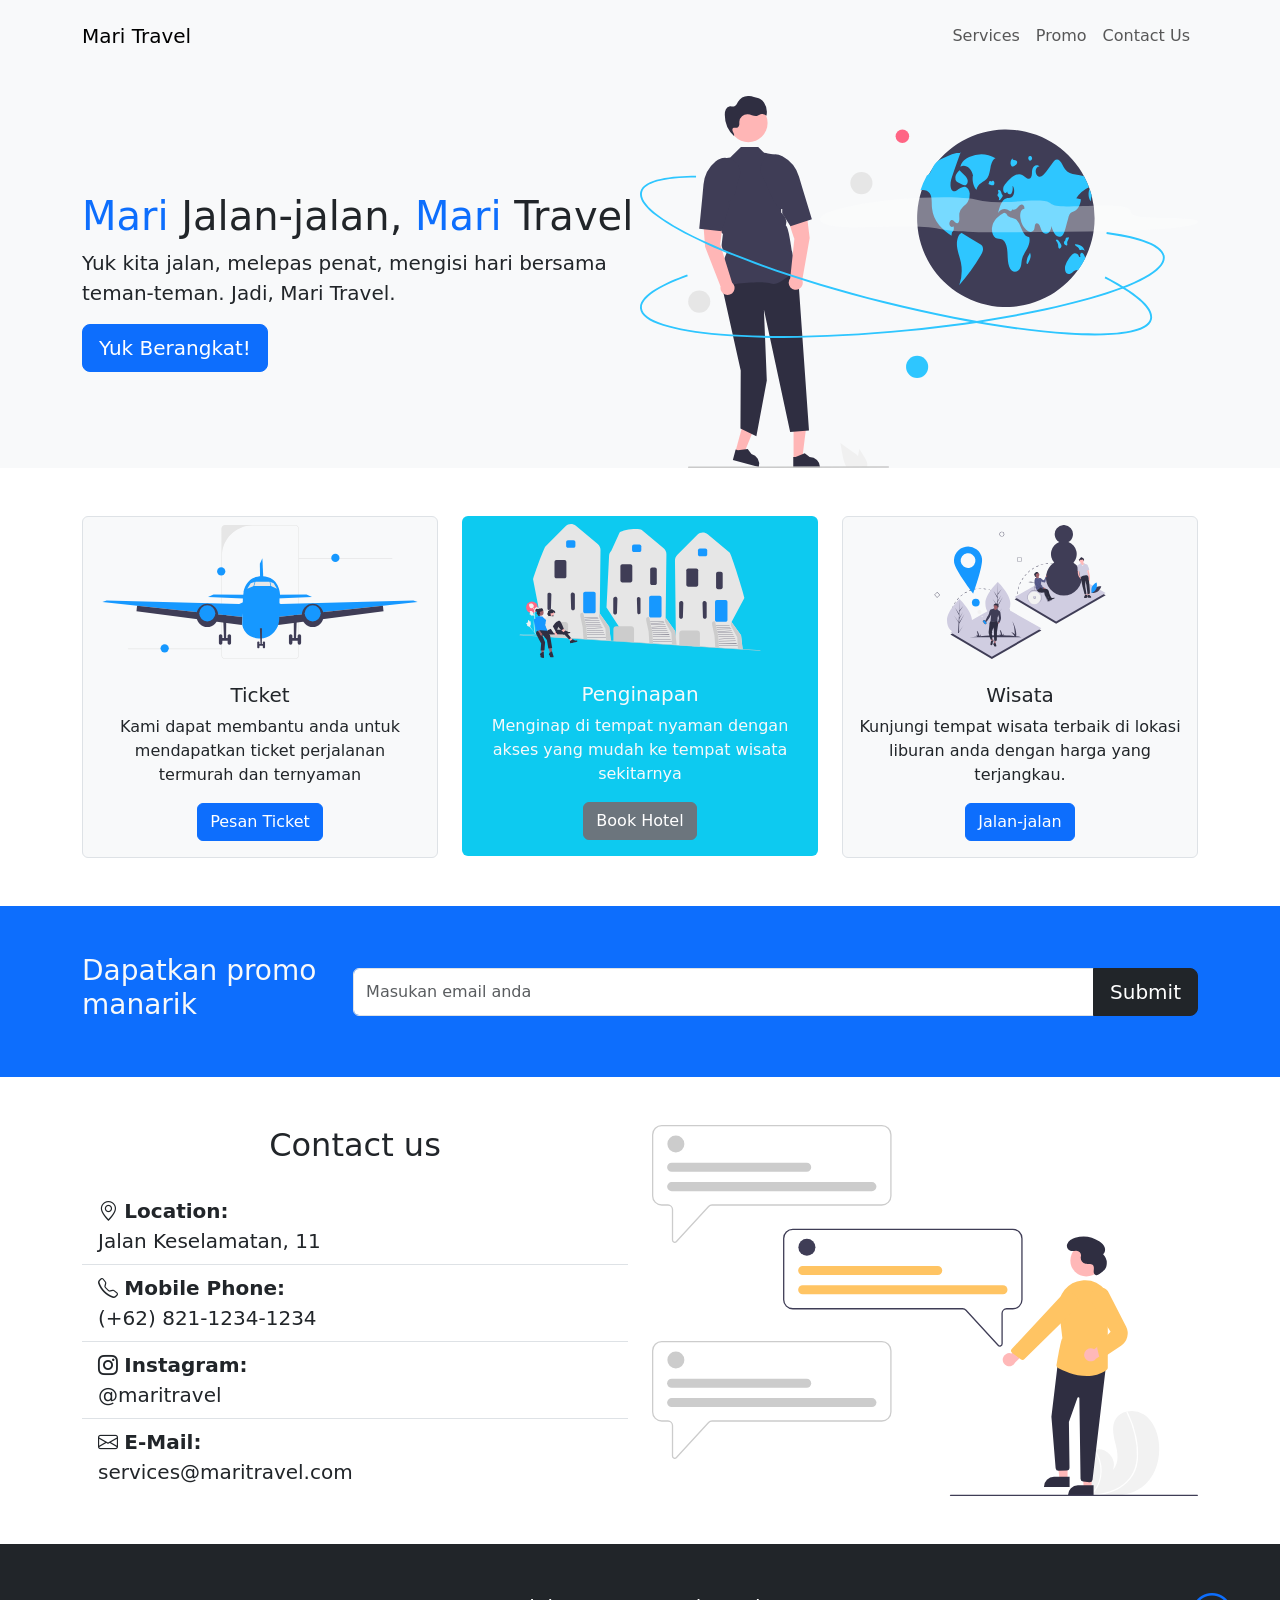
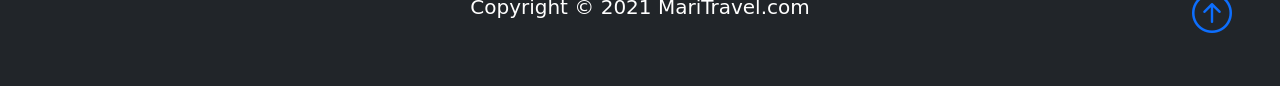
<file: index.html>
<!DOCTYPE html>

    <html>
    <head>
        <meta charset="UTF-8" />
        <meta name="viewport" content="width=device-width, initial-scale=1.0" />
        <link
        href="https://cdn.jsdelivr.net/npm/bootstrap@5.3.3/dist/css/bootstrap.min.css"
        rel="stylesheet"
        integrity="sha384-QWTKZyjpPEjISv5WaRU9OFeRpok6YctnYmDr5pNlyT2bRjXh0JMhjY6hW+ALEwIH"
        crossorigin="anonymous"
        />
        <link rel="stylesheet" href="https://cdn.jsdelivr.net/npm/bootstrap-icons@1.11.3/font/bootstrap-icons.min.css">
        <link rel="stylesheet" href="css/styles.css" />
        <title>Mari Travel</title>
    </head>

    <body>
        <nav class="navbar navbar-expand-lg bg-light navbar-light fixed-top py-3">
        <div class="container">
            <a href="#" class="navbar-brand">Mari Travel</a>

            <button
            class="navbar-toggler"
            type="button"
            data-bs-toggle="collapse"
            data-bs-target="#navmenu"
            >
            <span class="navbar-toggler-icon"></span>
            </button>

            <div class="collapse navbar-collapse" id="navmenu">
            <ul class="navbar-nav ms-auto">
                <li class="nav-item">
                <a href="#services" class="nav-link">Services</a>
                </li>
                <li class="nav-item">
                <a href="#promo" class="nav-link">Promo</a>
                </li>
                <li class="nav-item">
                <a href="#contact" class="nav-link">Contact Us</a>
                </li>
            </ul>
            </div>
        </div>
        </nav>

        <!-- header -->

        <section class="bg-light text-dark text-center text-sm-start pt-5 pb-5 pb-lg-0 mt-5">
        <div class="container">
            <div class="d-flex align-items-center">
            <div>
                <h1>
                <span class="text-primary">Mari</span> Jalan-jalan,
                <span class="text-primary">Mari</span> Travel
                </h1>
                <p class="lead">
                Yuk kita jalan, melepas penat, mengisi hari bersama teman-teman.
                Jadi, Mari Travel.
                </p>

                <button class="btn btn-primary btn-lg">Yuk Berangkat!</button>
            </div>

            <img
                class="img-fluid w-50 d-none d-sm-block"
                src="images/header.svg"
                alt="header"
            />
            </div>
        </div>
        </section>

        <!-- Services -->

        <section class="p-5" id="services">
        <div class="container">
            <div class="row text-center g-4">
                <div class="col-md">
                    <div class="card bg-light text-dark border">
                        <img src="images/pesawat.svg" class="p-2 card-img-top" alt="..." />
                        <div class="card-body">
                        <h5 class="card-title">Ticket</h5>
                        <p class="card-text">
                        Kami dapat membantu anda untuk mendapatkan ticket perjalanan termurah dan ternyaman
                        </p>
                        <a href="#" class="btn btn-primary">Pesan Ticket</a>
                        </div>
                    </div>
                </div>
                <div class="col-md">
                    <div class="card bg-info text-light border-0">
                        <img src="images/hotel.svg" class="p-2 card-img-top" alt="..." />
                        <div class="card-body">
                        <h5 class="card-title">Penginapan</h5>
                        <p>
                        Menginap di tempat nyaman dengan akses yang mudah ke tempat wisata sekitarnya 
                        </p>
                        <a href="#" class="btn btn-secondary">Book Hotel</a>
                        </div>
                    </div>
                </div>
                <div class="col-md">
                    <div class="card bg-light text-dark border">
                        <img src="images/wisata.svg" class="p-2 card-img-top" alt="..." />
                        <div class="card-body">
                        <h5 class="card-title">Wisata</h5>
                        <p class="card-text">
                        Kunjungi tempat wisata terbaik di lokasi liburan anda dengan harga yang terjangkau.  
                        </p>
                        <a href="#" class="btn btn-primary">Jalan-jalan</a>
                        </div>
                    </div>
                </div>
            </div>
        </div>
        </section>

        <!-- promo -->

        <section class="bg-primary text-light p-5" id="promo">
            <div class="container">
                <div class="d-md-flex justify-content-between align-items-center">
                    <h3>Dapatkan promo manarik</h3>

                    <div class="input-group">
                        <input type="text" class="form-control" placeholder="Masukan email anda">
                        <button class="btn btn-dark btn-lg" type="button">Submit</button>
                    </div>
                </div>
            </div>
        </section>

        <!-- contact us -->

        <section class="p-5" id="contact">
            <div class="container">
                <div class="row g-4 align-items-center">
                    <div class="col-md">
                        <h2 class="text-center mb-4">Contact us</h2>
                        <ul class="list-group list-group-flush lead">
                            <li class="list-group-item">
                                <i class="bi bi-geo-alt"></i>
                                <span class="fw-bold">Location:</span>
                                <br>Jalan Keselamatan, 11
                            </li>
                            <li class="list-group-item">
                                <i class="bi bi-telephone"></i>
                                <span class="fw-bold">Mobile Phone:</span>
                                <br>(+62) 821-1234-1234
                            </li>
                            <li class="list-group-item">
                                <i class="bi bi-instagram"></i>
                                <span class="fw-bold">Instagram:</span>
                                <br>@maritravel
                            </li>
                            <li class="list-group-item">
                                <i class="bi bi-envelope"></i>
                                <span class="fw-bold">E-Mail:</span>
                                <br>services@maritravel.com
                            </li>
                        </ul>
                    </div>
                    <div class="col-md">
                        <img
                            class="img-fluid d-none d-lg-block"
                            src="images/contact.svg"
                            alt="contact"
                        />
                    </div>
                </div>
            </div>
        </section>

        <!-- Footer -->

        <footer class="p-5 bg-dark text-white text-center position-relative">
            <div class="container">
                <p class="lead">Copyright &copy; 2021 MariTravel.com</p>
            </div>

            <a href="#" class="position-absolute bottom-0 end-0 p-5">
                <i class="bi bi-arrow-up-circle h1"></i>
            </a>
        </footer>

        <script
        src="https://cdn.jsdelivr.net/npm/@popperjs/core@2.11.8/dist/umd/popper.min.js"
        integrity="sha384-I7E8VVD/ismYTF4hNIPjVp/Zjvgyol6VFvRkX/vR+Vc4jQkC+hVqc2pM8ODewa9r"
        crossorigin="anonymous"
        ></script>
        <script
        src="https://cdn.jsdelivr.net/npm/bootstrap@5.3.3/dist/js/bootstrap.min.js"
        integrity="sha384-0pUGZvbkm6XF6gxjEnlmuGrJXVbNuzT9qBBavbLwCsOGabYfZo0T0to5eqruptLy"
        crossorigin="anonymous"
        ></script>
    </body>
    </html>
</file>
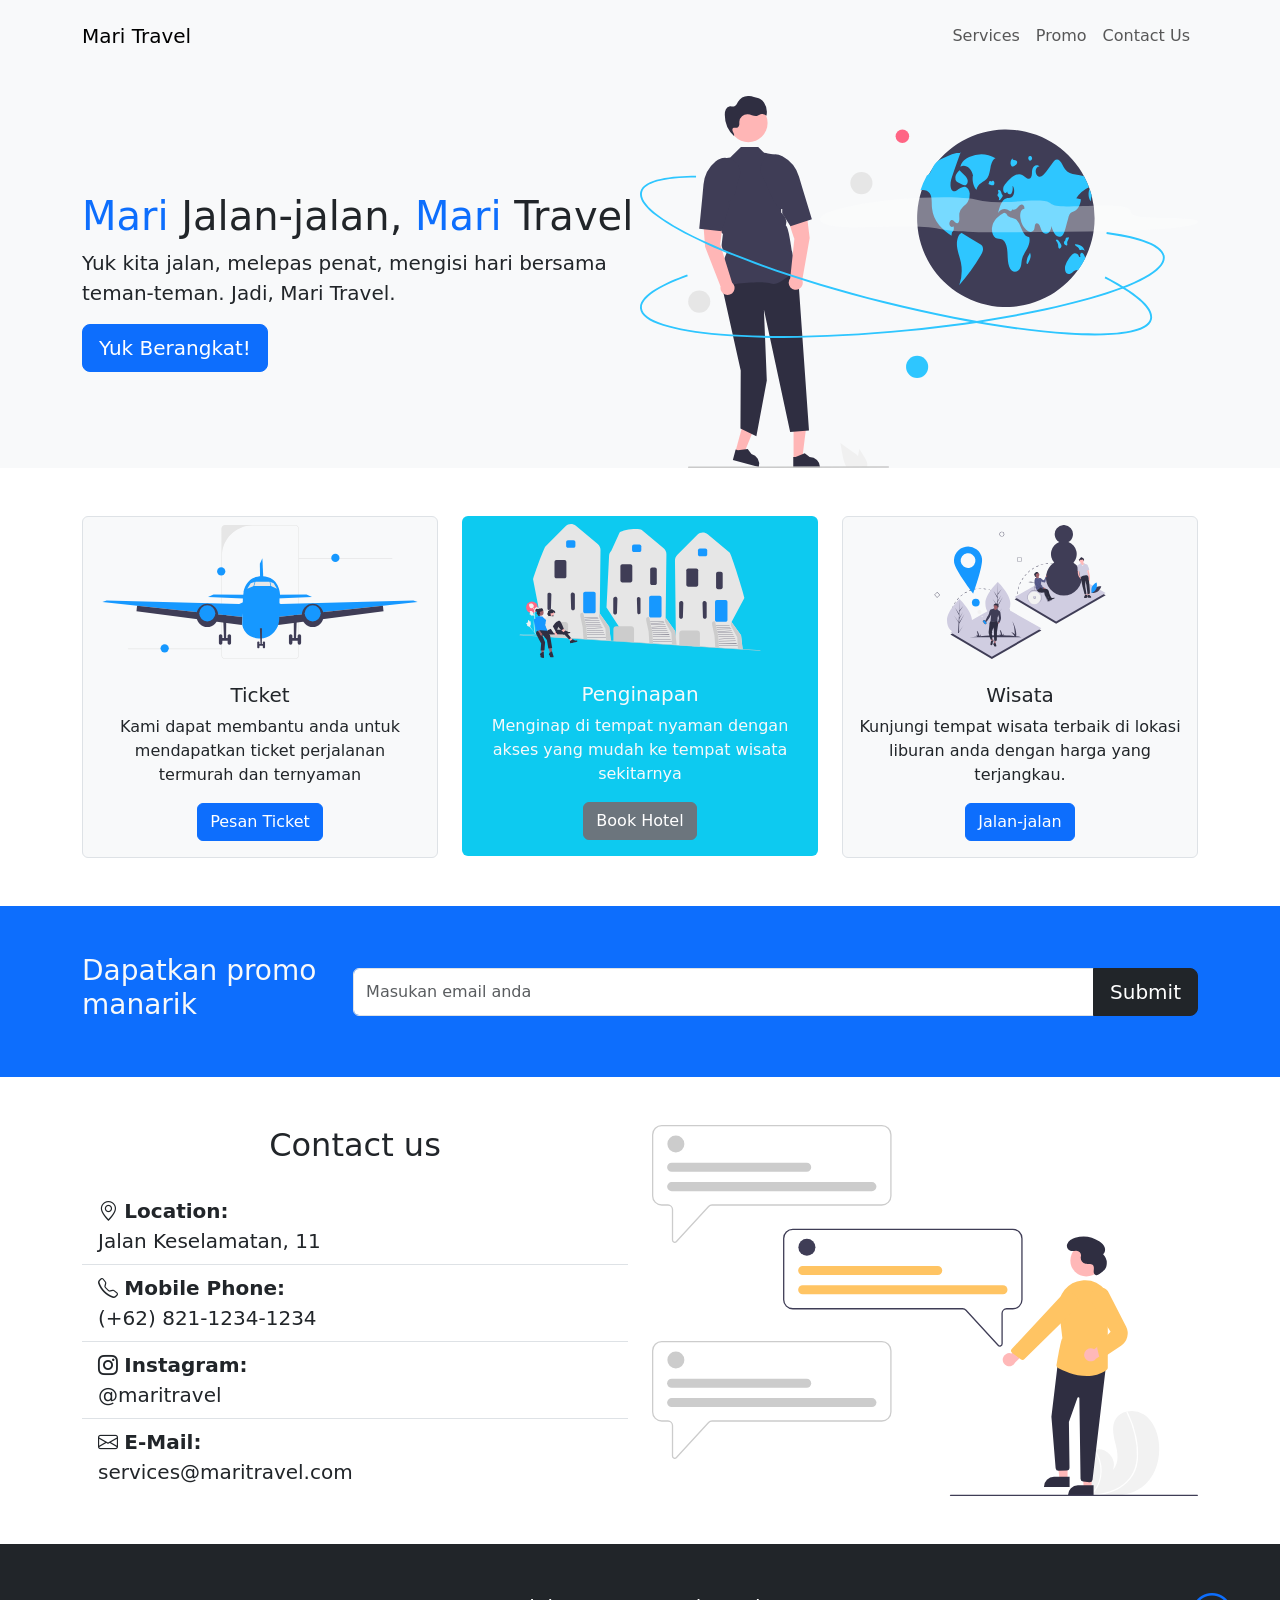
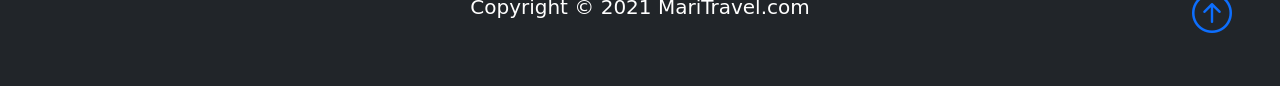
<file: Membuat Form list dan footer/index.html>
<!DOCTYPE html>

    <html>
    <head>
        <meta charset="UTF-8" />
        <meta name="viewport" content="width=device-width, initial-scale=1.0" />
        <link
        href="https://cdn.jsdelivr.net/npm/bootstrap@5.3.3/dist/css/bootstrap.min.css"
        rel="stylesheet"
        integrity="sha384-QWTKZyjpPEjISv5WaRU9OFeRpok6YctnYmDr5pNlyT2bRjXh0JMhjY6hW+ALEwIH"
        crossorigin="anonymous"
        />
        <link rel="stylesheet" href="https://cdn.jsdelivr.net/npm/bootstrap-icons@1.11.3/font/bootstrap-icons.min.css">
        <link rel="stylesheet" href="css/styles.css" />
        <title>Mari Travel</title>
    </head>

    <body>
        <nav class="navbar navbar-expand-lg bg-light navbar-light fixed-top py-3">
        <div class="container">
            <a href="#" class="navbar-brand">Mari Travel</a>

            <button
            class="navbar-toggler"
            type="button"
            data-bs-toggle="collapse"
            data-bs-target="#navmenu"
            >
            <span class="navbar-toggler-icon"></span>
            </button>

            <div class="collapse navbar-collapse" id="navmenu">
            <ul class="navbar-nav ms-auto">
                <li class="nav-item">
                <a href="#services" class="nav-link">Services</a>
                </li>
                <li class="nav-item">
                <a href="#promo" class="nav-link">Promo</a>
                </li>
                <li class="nav-item">
                <a href="#contact" class="nav-link">Contact Us</a>
                </li>
            </ul>
            </div>
        </div>
        </nav>

        <!-- header -->

        <section class="bg-light text-dark text-center text-sm-start pt-5 pb-5 pb-lg-0 mt-5">
        <div class="container">
            <div class="d-flex align-items-center">
            <div>
                <h1>
                <span class="text-primary">Mari</span> Jalan-jalan,
                <span class="text-primary">Mari</span> Travel
                </h1>
                <p class="lead">
                Yuk kita jalan, melepas penat, mengisi hari bersama teman-teman.
                Jadi, Mari Travel.
                </p>

                <button class="btn btn-primary btn-lg">Yuk Berangkat!</button>
            </div>

            <img
                class="img-fluid w-50 d-none d-sm-block"
                src="images/header.svg"
                alt="header"
            />
            </div>
        </div>
        </section>

        <!-- Services -->

        <section class="p-5" id="services">
        <div class="container">
            <div class="row text-center g-4">
                <div class="col-md">
                    <div class="card bg-light text-dark border">
                        <img src="images/pesawat.svg" class="p-2 card-img-top" alt="..." />
                        <div class="card-body">
                        <h5 class="card-title">Ticket</h5>
                        <p class="card-text">
                        Kami dapat membantu anda untuk mendapatkan ticket perjalanan termurah dan ternyaman
                        </p>
                        <a href="#" class="btn btn-primary">Pesan Ticket</a>
                        </div>
                    </div>
                </div>
                <div class="col-md">
                    <div class="card bg-info text-light border-0">
                        <img src="images/hotel.svg" class="p-2 card-img-top" alt="..." />
                        <div class="card-body">
                        <h5 class="card-title">Penginapan</h5>
                        <p>
                        Menginap di tempat nyaman dengan akses yang mudah ke tempat wisata sekitarnya 
                        </p>
                        <a href="#" class="btn btn-secondary">Book Hotel</a>
                        </div>
                    </div>
                </div>
                <div class="col-md">
                    <div class="card bg-light text-dark border">
                        <img src="images/wisata.svg" class="p-2 card-img-top" alt="..." />
                        <div class="card-body">
                        <h5 class="card-title">Wisata</h5>
                        <p class="card-text">
                        Kunjungi tempat wisata terbaik di lokasi liburan anda dengan harga yang terjangkau.  
                        </p>
                        <a href="#" class="btn btn-primary">Jalan-jalan</a>
                        </div>
                    </div>
                </div>
            </div>
        </div>
        </section>

        <!-- promo -->

        <section class="bg-primary text-light p-5" id="promo">
            <div class="container">
                <div class="d-md-flex justify-content-between align-items-center">
                    <h3>Dapatkan promo manarik</h3>

                    <div class="input-group">
                        <input type="text" class="form-control" placeholder="Masukan email anda">
                        <button class="btn btn-dark btn-lg" type="button">Submit</button>
                    </div>
                </div>
            </div>
        </section>

        <!-- contact us -->

        <section class="p-5" id="contact">
            <div class="container">
                <div class="row g-4 align-items-center">
                    <div class="col-md">
                        <h2 class="text-center mb-4">Contact us</h2>
                        <ul class="list-group list-group-flush lead">
                            <li class="list-group-item">
                                <i class="bi bi-geo-alt"></i>
                                <span class="fw-bold">Location:</span>
                                <br>Jalan Keselamatan, 11
                            </li>
                            <li class="list-group-item">
                                <i class="bi bi-telephone"></i>
                                <span class="fw-bold">Mobile Phone:</span>
                                <br>(+62) 821-1234-1234
                            </li>
                            <li class="list-group-item">
                                <i class="bi bi-instagram"></i>
                                <span class="fw-bold">Instagram:</span>
                                <br>@maritravel
                            </li>
                            <li class="list-group-item">
                                <i class="bi bi-envelope"></i>
                                <span class="fw-bold">E-Mail:</span>
                                <br>services@maritravel.com
                            </li>
                        </ul>
                    </div>
                    <div class="col-md">
                        <img
                            class="img-fluid d-none d-lg-block"
                            src="images/contact.svg"
                            alt="contact"
                        />
                    </div>
                </div>
            </div>
        </section>

        <!-- Footer -->

        <footer class="p-5 bg-dark text-white text-center position-relative">
            <div class="container">
                <p class="lead">Copyright &copy; 2021 MariTravel.com</p>
            </div>

            <a href="#" class="position-absolute bottom-0 end-0 p-5">
                <i class="bi bi-arrow-up-circle h1"></i>
            </a>
        </footer>

        <script
        src="https://cdn.jsdelivr.net/npm/@popperjs/core@2.11.8/dist/umd/popper.min.js"
        integrity="sha384-I7E8VVD/ismYTF4hNIPjVp/Zjvgyol6VFvRkX/vR+Vc4jQkC+hVqc2pM8ODewa9r"
        crossorigin="anonymous"
        ></script>
        <script
        src="https://cdn.jsdelivr.net/npm/bootstrap@5.3.3/dist/js/bootstrap.min.js"
        integrity="sha384-0pUGZvbkm6XF6gxjEnlmuGrJXVbNuzT9qBBavbLwCsOGabYfZo0T0to5eqruptLy"
        crossorigin="anonymous"
        ></script>
    </body>
    </html>
</file>
<file: css/styles.css>
#services img{
    height:150px;
}
</file>
<file: Membuat Form list dan footer/css/styles.css>
#services img{
    height:150px;
}
</file>
